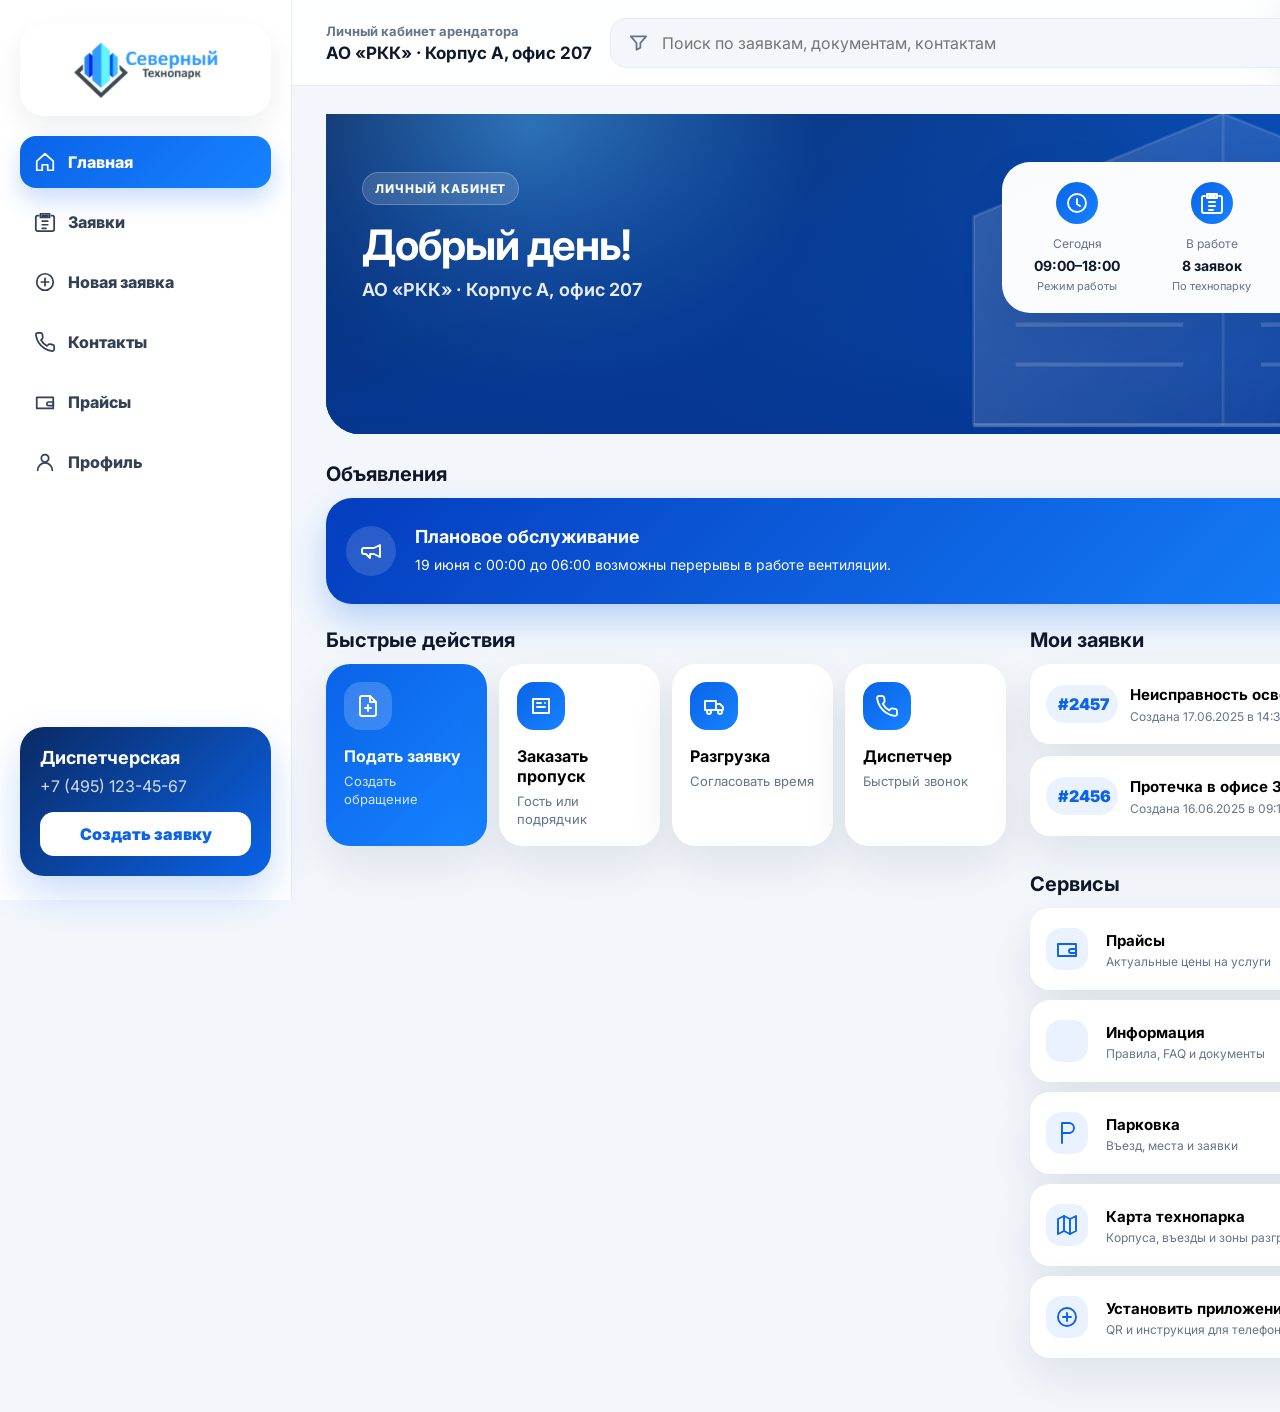
<file: index.html>
<!DOCTYPE html>
<html lang="ru">
<head>
  <meta charset="UTF-8" />
  <meta name="viewport" content="width=device-width, initial-scale=1.0, viewport-fit=cover" />
  <meta name="theme-color" content="#0A63E8" />
  <meta name="apple-mobile-web-app-capable" content="yes" />
  <meta name="apple-mobile-web-app-title" content="Северный" />
  <title>Северный Технопарк</title>
  <link rel="manifest" href="./manifest.json" />
  <link rel="apple-touch-icon" href="./assets/icon-192.png" />
  <link rel="stylesheet" href="./css/main.css" />
  <link rel="stylesheet" href="./css/components.css" />
  <link rel="stylesheet" href="./css/animations.css" />
</head>
<body>
  <div class="app" id="app">
    <aside class="desktop-sidebar">
      <div class="desktop-brand">
        <img src="./assets/logo.png" alt="Северный Технопарк" />
      </div>
      <nav class="desktop-menu">
        <button class="active" data-screen="home" onclick="navigateTo('home')"><svg><use href="#home-icon"/></svg>Главная</button>
        <button data-screen="tickets" onclick="navigateTo('tickets')"><svg><use href="#task"/></svg>Заявки</button>
        <button data-screen="request" onclick="navigateTo('request')"><svg><use href="#plus-circle"/></svg>Новая заявка</button>
        <button data-screen="contacts" onclick="navigateTo('contacts')"><svg><use href="#phone"/></svg>Контакты</button>
        <button data-screen="prices" onclick="navigateTo('prices')"><svg><use href="#wallet"/></svg>Прайсы</button>
        <button data-screen="info" onclick="navigateTo('info')"><svg><use href="#profile"/></svg>Профиль</button>
      </nav>
      <div class="desktop-support">
        <b>Диспетчерская</b>
        <p>+7 (495) 123-45-67</p>
        <button onclick="navigateTo('request')">Создать заявку</button>
      </div>
    </aside>

    <header class="desktop-topbar">
      <div class="desktop-title">
        <span>Личный кабинет арендатора</span>
        <b> АО «РКК» · Корпус А, офис 207</b>
      </div>
      <div class="desktop-search">
        <svg><use href="#filter"/></svg>
        <input placeholder="Поиск по заявкам, документам, контактам" />
      </div>
      <button class="desktop-notify" onclick="showToast('Уведомления будут работать после подключения backend')">
        <svg><use href="#bell"/></svg><span>3</span>
      </button>
    </header>

    <section class="splash" id="splash">
      <div class="splash-card">
        <img src="./assets/logo.png" alt="Северный Технопарк" />
        <h1>Северный Технопарк</h1>
        <p>Сервис арендаторов</p>
      </div>
    </section>

    <section id="home" class="screen active">
      <div class="hero hero-premium">
        <div class="hero-bg"></div>
        <img class="hero-building" src="./assets/images/techpark-bg.svg" alt="" />
        <header class="hero-top">
          <img class="brand-logo" src="./assets/logo.png" alt="Северный Технопарк" />
          <button class="icon-button glass" onclick="showToast('Уведомления будут работать после подключения backend')">
            <svg><use href="#bell"/></svg><span class="badge">3</span>
          </button>
        </header>

        <div class="greeting">
          <span class="eyebrow">Личный кабинет</span>
          <h1>Добрый день!</h1>
          <p>АО «РКК» · Корпус А, офис 207</p>
        </div>

        <div class="dashboard-stats glass-panel">
          <div>
            <span class="stat-icon"><svg><use href="#clock"/></svg></span>
            <small>Сегодня</small>
            <b>09:00–18:00</b>
            <p>Режим работы</p>
          </div>
          <div>
            <span class="stat-icon"><svg><use href="#task"/></svg></span>
            <small>В работе</small>
            <b>8 заявок</b>
            <p>По технопарку</p>
          </div>
          <div>
            <span class="stat-icon"><svg><use href="#check"/></svg></span>
            <small>Выполнено</small>
            <b>9 сегодня</b>
            <p>Закрыто</p>
          </div>
        </div>
      </div>

      <main class="home-content">
        <section class="section">
          <div class="section-head">
            <h2>Объявления</h2>
            <button onclick="showToast('Лента объявлений в следующем этапе')">Все</button>
          </div>

          <button class="announcement-card" onclick="showToast('Демо: карточка объявления')">
            <span class="card-icon blue"><svg><use href="#megaphone"/></svg></span>
            <div>
              <b>Плановое обслуживание</b>
              <p>19 июня с 00:00 до 06:00 возможны перерывы в работе вентиляции.</p>
            </div>
            <i>›</i>
          </button>
        </section>

        <section class="section">
          <div class="section-head">
            <h2>Быстрые действия</h2>
          </div>

          <div class="action-grid">
            <button class="action-card primary-action" onclick="navigateTo('request')">
              <span><svg><use href="#file-plus"/></svg></span>
              <b>Подать заявку</b>
              <p>Создать обращение</p>
            </button>
            <button class="action-card" onclick="showToast('Модуль пропусков будет подключен позже')">
              <span><svg><use href="#badge-id"/></svg></span>
              <b>Заказать пропуск</b>
              <p>Гость или подрядчик</p>
            </button>
            <button class="action-card" onclick="showToast('Разгрузочная зона будет подключена позже')">
              <span><svg><use href="#truck"/></svg></span>
              <b>Разгрузка</b>
              <p>Согласовать время</p>
            </button>
            <button class="action-card" onclick="navigateTo('contacts')">
              <span><svg><use href="#phone"/></svg></span>
              <b>Диспетчер</b>
              <p>Быстрый звонок</p>
            </button>
          </div>
        </section>

        <section class="section">
          <div class="section-head">
            <h2>Мои заявки</h2>
            <button onclick="navigateTo('tickets')">Смотреть все</button>
          </div>

          <button class="ticket-preview" onclick="openTicketDetail()">
            <span class="ticket-number">#2457</span>
            <div>
              <b>Неисправность освещения</b>
              <p>Создана 17.06.2025 в 14:32</p>
            </div>
            <em class="status-progress">В работе</em>
          </button>

          <button class="ticket-preview" onclick="openTicketDetail()">
            <span class="ticket-number">#2456</span>
            <div>
              <b>Протечка в офисе 302</b>
              <p>Создана 16.06.2025 в 09:15</p>
            </div>
            <em class="status-done">Выполнено</em>
          </button>
        </section>

        <section class="section">
          <div class="section-head"><h2>Сервисы</h2></div>
          <div class="service-list">
            <button onclick="navigateTo('prices')"><span><svg><use href="#wallet"/></svg></span><div><b>Прайсы</b><p>Актуальные цены на услуги</p></div><i>›</i></button>
            <button onclick="navigateTo('info')"><span><svg><use href="#info"/></svg></span><div><b>Информация</b><p>Правила, FAQ и документы</p></div><i>›</i></button>
            <button onclick="showToast('Парковка будет подключена позже')"><span><svg><use href="#parking"/></svg></span><div><b>Парковка</b><p>Въезд, места и заявки</p></div><i>›</i></button>
            <button onclick="showToast('Карта технопарка в следующем этапе')"><span><svg><use href="#map"/></svg></span><div><b>Карта технопарка</b><p>Корпуса, въезды и зоны разгрузки</p></div><i>›</i></button>
            <button onclick="location.href='./install.html'"><span><svg><use href="#plus-circle"/></svg></span><div><b>Установить приложение</b><p>QR и инструкция для телефона</p></div><i>›</i></button>
          </div>
        </section>
      </main>
    </section>

    <section id="request" class="screen">
      <header class="page-header">
        <button onclick="navigateTo('home')" class="back-button">‹</button>
        <h2>Новая заявка</h2>
        <span></span>
      </header>

      <main class="page-content">
        <div class="request-types">
          <button class="selected"><svg><use href="#bolt"/></svg><b>Электрика</b></button>
          <button><svg><use href="#water"/></svg><b>Сантехника</b></button>
          <button><svg><use href="#snow"/></svg><b>Кондиционер</b></button>
          <button><svg><use href="#badge-id"/></svg><b>Пропуск</b></button>
          <button><svg><use href="#truck"/></svg><b>Разгрузка</b></button>
          <button><svg><use href="#tool"/></svg><b>Другое</b></button>
        </div>

        <form class="form-card" onsubmit="submitRequest(event)">
          <label>Помещение / офис</label>
          <input placeholder="Например: корпус А, офис 214" />

          <label>Описание проблемы</label>
          <textarea placeholder="Опишите проблему или просьбу"></textarea>

          <label>Фото <small>(необязательно)</small></label>
          <button type="button" class="attach-button"><svg><use href="#camera"/></svg>Прикрепить фото</button>

          <button class="primary-button" type="submit">Отправить заявку</button>
        </form>
      </main>
    </section>

    <section id="tickets" class="screen">
      <header class="page-header">
        <button onclick="navigateTo('home')" class="back-button">‹</button>
        <h2>Мои заявки</h2>
        <button class="header-action" onclick="showToast('Фильтр в демо-режиме')"><svg><use href="#filter"/></svg></button>
      </header>

      <main class="page-content">
        <div class="segmented">
          <button class="active">Все</button>
          <button>В работе</button>
          <button>Выполнено</button>
          <button>Новые</button>
        </div>

        <div class="ticket-list">
          <article class="ticket-card" onclick="openTicketDetail()"><span>#2457</span><div><b>Неисправность освещения</b><p>17.06.2025 в 14:32</p></div><em class="status-progress">В работе</em><i>›</i></article>
          <article class="ticket-card" onclick="openTicketDetail()"><span>#2456</span><div><b>Протечка в офисе 302</b><p>16.06.2025 в 09:15</p></div><em class="status-done">Выполнено</em><i>›</i></article>
          <article class="ticket-card" onclick="openTicketDetail()"><span>#2455</span><div><b>Проблема с кондиционером</b><p>15.06.2025 в 16:45</p></div><em class="status-progress">В работе</em><i>›</i></article>
          <article class="ticket-card" onclick="openTicketDetail()"><span>#2454</span><div><b>Запрос на доп. пропуск</b><p>14.06.2025 в 11:20</p></div><em class="status-new">Новая</em><i>›</i></article>
        </div>
      </main>
    </section>

    <section id="ticket-detail" class="screen">
      <header class="page-header">
        <button onclick="navigateTo('tickets')" class="back-button">‹</button>
        <h2>Заявка #2457</h2>
        <button class="header-action" onclick="showToast('Дополнительные действия')">⋯</button>
      </header>

      <main class="page-content">
        <article class="detail-card">
          <div class="detail-top"><em class="status-progress">В работе</em><small>17.06.2025 в 14:32</small></div>
          <h3>Неисправность освещения</h3>
          <p class="muted">Офис 305, 3 этаж</p>
          <hr>
          <h4>Описание</h4>
          <p>Мерцает светильник над рабочим местом. Просьба заменить лампу.</p>

          <div class="timeline">
            <div><span></span><b>Заявка создана</b><p>17.06.2025 · 14:32</p></div>
            <div><span></span><b>Назначен ответственный</b><p>Алексей Петров · 14:50</p></div>
            <div><span></span><b>В работе</b><p>Специалист выехал на место · 15:10</p></div>
          </div>
        </article>

        <button class="primary-button" onclick="showToast('Чат подключим после backend')">Написать в поддержку</button>
      </main>
    </section>

    <section id="contacts" class="screen">
      <header class="page-header">
        <button onclick="navigateTo('home')" class="back-button">‹</button>
        <h2>Контакты</h2>
        <span></span>
      </header>
      <main class="page-content">
        <a class="contact-card" href="tel:+74951234567"><span><svg><use href="#phone"/></svg></span><div><b>Диспетчерская служба</b><p>+7 (495) 123-45-67</p></div><i>Позвонить</i></a>
        <a class="contact-card" href="tel:+74951234568"><span><svg><use href="#tool"/></svg></span><div><b>Отдел эксплуатации</b><p>+7 (495) 123-45-68</p></div><i>Позвонить</i></a>
        <a class="contact-card" href="tel:+74951234569"><span><svg><use href="#badge-id"/></svg></span><div><b>Отдел пропусков</b><p>+7 (495) 123-45-69</p></div><i>Позвонить</i></a>
        <a class="contact-card" href="tel:+74951234571"><span><svg><use href="#shield"/></svg></span><div><b>Охрана</b><p>+7 (495) 123-45-71</p></div><i>Позвонить</i></a>
      </main>
    </section>

    <section id="prices" class="screen">
      <header class="page-header">
        <button onclick="navigateTo('home')" class="back-button">‹</button>
        <h2>Прайсы</h2>
        <span></span>
      </header>
      <main class="page-content">
        <div class="price-card"><span><svg><use href="#badge-id"/></svg></span><b>Дополнительный пропуск</b><strong>500 ₽</strong></div>
        <div class="price-card"><span><svg><use href="#truck"/></svg></span><b>Погрузчик / 1 час</b><strong>2 500 ₽</strong></div>
        <div class="price-card"><span><svg><use href="#bolt"/></svg></span><b>Электромонтажные работы</b><strong>от 1 500 ₽</strong></div>
        <div class="price-card"><span><svg><use href="#map"/></svg></span><b>Разгрузочная зона</b><strong>по согласованию</strong></div>
      </main>
    </section>

    <section id="info" class="screen">
      <header class="page-header">
        <button onclick="navigateTo('home')" class="back-button">‹</button>
        <h2>Профиль</h2>
        <span></span>
      </header>
      <main class="page-content">
        <div class="profile-card">
          <img src="./assets/logo.png" alt="Северный" />
          <h3>ООО «РКК»</h3>
          <p>Корпус А · офис 214</p>
        </div>

        <div class="info-list">
          <button><span><svg><use href="#document"/></svg></span><b>Документы</b><i>›</i></button>
          <button><span><svg><use href="#info"/></svg></span><b>Правила технопарка</b><i>›</i></button>
          <button><span><svg><use href="#help"/></svg></span><b>Частые вопросы</b><i>›</i></button>
          <button><span><svg><use href="#settings"/></svg></span><b>Настройки</b><i>›</i></button>
        </div>
      </main>
    </section>

    <nav class="tabbar">
      <button class="active" data-screen="home" onclick="navigateTo('home')"><svg><use href="#home-icon"/></svg><span>Главная</span></button>
      <button data-screen="tickets" onclick="navigateTo('tickets')"><svg><use href="#task"/></svg><span>Заявки</span></button>
      <button data-screen="request" onclick="navigateTo('request')"><svg><use href="#plus-circle"/></svg><span>Создать</span></button>
      <button data-screen="contacts" onclick="navigateTo('contacts')"><svg><use href="#phone"/></svg><span>Контакты</span></button>
      <button data-screen="info" onclick="navigateTo('info')"><svg><use href="#profile"/></svg><span>Профиль</span></button>
    </nav>

    <div id="toast"></div>

    <svg class="sprite" aria-hidden="true">
      <symbol id="bell" viewBox="0 0 24 24"><path d="M15 17H9m9-2V10a6 6 0 0 0-12 0v5l-2 2h16l-2-2Zm-6 6a2.5 2.5 0 0 0 2.3-1.5H9.7A2.5 2.5 0 0 0 12 21Z"/></symbol>
      <symbol id="clock" viewBox="0 0 24 24"><path d="M12 8v5l3 2M21 12A9 9 0 1 1 3 12a9 9 0 0 1 18 0Z"/></symbol>
      <symbol id="task" viewBox="0 0 24 24"><path d="M9 5h6M9 11h6M9 15h6M9 19h4M7 3h10v4H7V3Z"/><path d="M5 5H4a2 2 0 0 0-2 2v13a2 2 0 0 0 2 2h16a2 2 0 0 0 2-2V7a2 2 0 0 0-2-2h-1"/></symbol>
      <symbol id="check" viewBox="0 0 24 24"><path d="M20 6 9 17l-5-5"/></symbol>
      <symbol id="megaphone" viewBox="0 0 24 24"><path d="M3 11v2a2 2 0 0 0 2 2h2l4 4v-4h4l6 3V6l-6 3H5a2 2 0 0 0-2 2Z"/></symbol>
      <symbol id="file-plus" viewBox="0 0 24 24"><path d="M14 2H6a2 2 0 0 0-2 2v16a2 2 0 0 0 2 2h12a2 2 0 0 0 2-2V8l-6-6Z"/><path d="M14 2v6h6M12 11v6M9 14h6"/></symbol>
      <symbol id="badge-id" viewBox="0 0 24 24"><path d="M4 5h16v14H4V5Z"/><path d="M8 9h4M8 13h8M16 9h.01"/></symbol>
      <symbol id="truck" viewBox="0 0 24 24"><path d="M3 7h11v9H3V7Zm11 3h4l3 3v3h-7v-6Z"/><path d="M7 20a2 2 0 1 0 0-4 2 2 0 0 0 0 4Zm11 0a2 2 0 1 0 0-4 2 2 0 0 0 0 4Z"/></symbol>
      <symbol id="phone" viewBox="0 0 24 24"><path d="M22 16.9v3a2 2 0 0 1-2.2 2 19.7 19.7 0 0 1-8.6-3.1 19.4 19.4 0 0 1-6-6A19.7 19.7 0 0 1 2.1 4.2 2 2 0 0 1 4.1 2h3a2 2 0 0 1 2 1.7l.5 3a2 2 0 0 1-.6 1.8L7.7 9.8a16 16 0 0 0 6.5 6.5l1.3-1.3a2 2 0 0 1 1.8-.6l3 .5a2 2 0 0 1 1.7 2Z"/></symbol>
      <symbol id="wallet" viewBox="0 0 24 24"><path d="M3 7h18v12H3V7Z"/><path d="M16 12h5v4h-5a2 2 0 0 1 0-4Z"/></symbol>
      <symbol id="info" viewBox="0 0 24 24"><path d="M12 16v-4M12 8h.01M21 12a9 9 0 1 1-18 0 9 9 0 0 1 18 0Z"/></symbol>
      <symbol id="parking" viewBox="0 0 24 24"><path d="M7 22V2h7a5 5 0 0 1 0 10H7"/><path d="M7 12h7"/></symbol>
      <symbol id="map" viewBox="0 0 24 24"><path d="m9 18-6 3V6l6-3 6 3 6-3v15l-6 3-6-3Z"/><path d="M9 3v15M15 6v15"/></symbol>
      <symbol id="bolt" viewBox="0 0 24 24"><path d="m13 2-9 13h7l-1 7 10-14h-7l1-6Z"/></symbol>
      <symbol id="water" viewBox="0 0 24 24"><path d="M12 2s7 7 7 13a7 7 0 0 1-14 0C5 9 12 2 12 2Z"/></symbol>
      <symbol id="snow" viewBox="0 0 24 24"><path d="M12 2v20M4.9 4.9l14.2 14.2M2 12h20M4.9 19.1 19.1 4.9"/></symbol>
      <symbol id="tool" viewBox="0 0 24 24"><path d="M14.7 6.3a4 4 0 0 0-5 5L3 18v3h3l6.7-6.7a4 4 0 0 0 5-5l-2.4 2.4-3-3 2.4-2.4Z"/></symbol>
      <symbol id="camera" viewBox="0 0 24 24"><path d="M4 7h4l2-3h4l2 3h4v13H4V7Z"/><circle cx="12" cy="13" r="3"/></symbol>
      <symbol id="filter" viewBox="0 0 24 24"><path d="M4 5h16l-6 7v5l-4 2v-7L4 5Z"/></symbol>
      <symbol id="shield" viewBox="0 0 24 24"><path d="M12 22s8-4 8-10V5l-8-3-8 3v7c0 6 8 10 8 10Z"/></symbol>
      <symbol id="document" viewBox="0 0 24 24"><path d="M14 2H6a2 2 0 0 0-2 2v16a2 2 0 0 0 2 2h12a2 2 0 0 0 2-2V8l-6-6Z"/><path d="M14 2v6h6M8 13h8M8 17h6"/></symbol>
      <symbol id="help" viewBox="0 0 24 24"><path d="M9.1 9a3 3 0 1 1 5.8 1c-.8 1.3-2.9 1.7-2.9 3M12 17h.01M21 12a9 9 0 1 1-18 0 9 9 0 0 1 18 0Z"/></symbol>
      <symbol id="settings" viewBox="0 0 24 24"><path d="M12 15a3 3 0 1 0 0-6 3 3 0 0 0 0 6Z"/><path d="M19.4 15a1.7 1.7 0 0 0 .3 1.8l.1.1-2 3.5-.2-.1a1.7 1.7 0 0 0-1.8.1 1.7 1.7 0 0 0-.8 1.5V22H9v-.2a1.7 1.7 0 0 0-.8-1.5 1.7 1.7 0 0 0-1.8-.1l-.2.1-2-3.5.1-.1a1.7 1.7 0 0 0 .3-1.8 1.7 1.7 0 0 0-1.4-1H3v-4h.2a1.7 1.7 0 0 0 1.4-1 1.7 1.7 0 0 0-.3-1.8l-.1-.1 2-3.5.2.1a1.7 1.7 0 0 0 1.8-.1A1.7 1.7 0 0 0 9 2.2V2h6v.2a1.7 1.7 0 0 0 .8 1.5 1.7 1.7 0 0 0 1.8.1l.2-.1 2 3.5-.1.1a1.7 1.7 0 0 0-.3 1.8 1.7 1.7 0 0 0 1.4 1h.2v4h-.2a1.7 1.7 0 0 0-1.4 1Z"/></symbol>
      <symbol id="home-icon" viewBox="0 0 24 24"><path d="M3 11 12 3l9 8v10h-6v-6H9v6H3V11Z"/></symbol>
      <symbol id="plus-circle" viewBox="0 0 24 24"><path d="M12 8v8M8 12h8M21 12a9 9 0 1 1-18 0 9 9 0 0 1 18 0Z"/></symbol>
      <symbol id="profile" viewBox="0 0 24 24"><path d="M12 12a4 4 0 1 0 0-8 4 4 0 0 0 0 8Z"/><path d="M4 21a8 8 0 0 1 16 0"/></symbol>
    </svg>

    <script src="./js/navigation.js"></script>
    <script src="./js/ui.js"></script>
    <script src="./js/app.js"></script>
  </div>
</body>
</html>
</file>
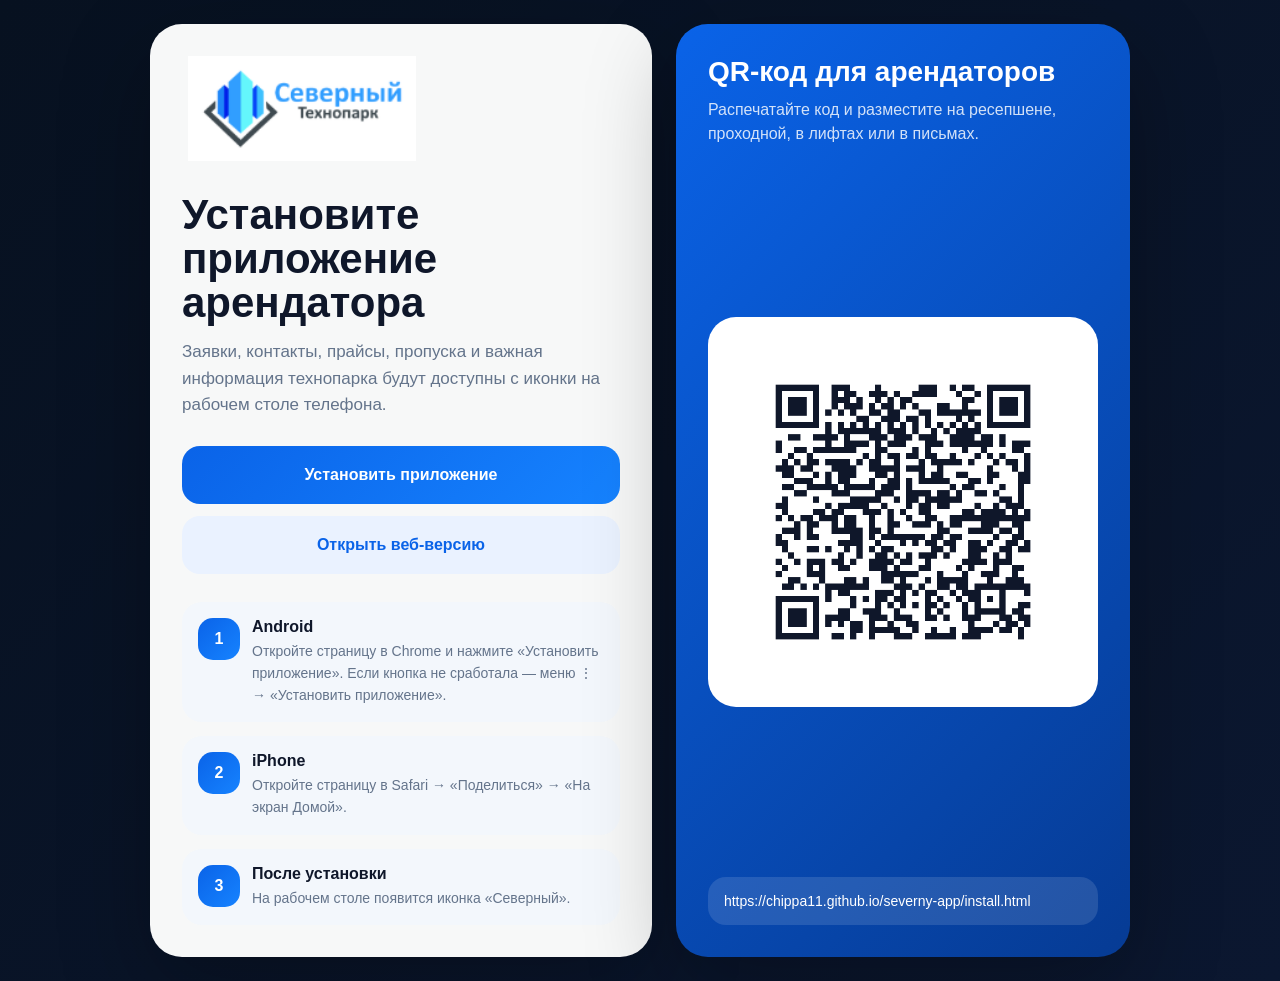
<file: install.html>
<!DOCTYPE html>
<html lang="ru"><head><meta charset="UTF-8"><meta name="viewport" content="width=device-width,initial-scale=1.0,viewport-fit=cover"><meta name="theme-color" content="#0A63E8"><meta name="apple-mobile-web-app-capable" content="yes"><meta name="apple-mobile-web-app-title" content="Северный"><title>Установка приложения — Северный Технопарк</title><link rel="manifest" href="./manifest.json"><link rel="apple-touch-icon" href="./assets/icon-192.png"><link rel="stylesheet" href="./css/main.css"><link rel="stylesheet" href="./css/install.css"></head>
<body class="install-page"><div class="install-shell">
<section class="install-card"><img class="install-logo" src="./assets/logo.png" alt="Северный Технопарк"><h1>Установите приложение арендатора</h1><p>Заявки, контакты, прайсы, пропуска и важная информация технопарка будут доступны с иконки на рабочем столе телефона.</p><div class="install-actions"><button class="install-primary" onclick="installApp()">Установить приложение</button><a class="install-secondary" href="./index.html">Открыть веб-версию</a></div><div class="install-steps"><div class="install-step"><span>1</span><div><b>Android</b><p>Откройте страницу в Chrome и нажмите «Установить приложение». Если кнопка не сработала — меню ⋮ → «Установить приложение».</p></div></div><div class="install-step"><span>2</span><div><b>iPhone</b><p>Откройте страницу в Safari → «Поделиться» → «На экран Домой».</p></div></div><div class="install-step"><span>3</span><div><b>После установки</b><p>На рабочем столе появится иконка «Северный».</p></div></div></div></section>
<section class="qr-card"><div><h2>QR-код для арендаторов</h2><p>Распечатайте код и разместите на ресепшене, проходной, в лифтах или в письмах.</p></div><div class="qr-box"><img src="./assets/qr-install.png" alt="QR-код установки"></div><div class="qr-link">https://chippa11.github.io/severny-app/install.html</div></section>
</div><div class="install-toast" id="install-toast"></div><script src="./js/install.js"></script></body></html>
</file>
<file: css/main.css>
@import url('https://fonts.googleapis.com/css2?family=Inter:wght@400;500;600;700;800;900&display=swap');

:root{
  --blue:#0A63E8;
  --blue-2:#1683FF;
  --blue-dark:#063B94;
  --text:#0F172A;
  --muted:#64748B;
  --bg:#F3F7FC;
  --card:#FFFFFF;
  --line:#E5ECF5;
  --shadow:0 18px 46px rgba(15,23,42,.09);
  --radius:24px;
}

*{box-sizing:border-box;-webkit-tap-highlight-color:transparent}
html,body{margin:0;min-height:100%}
body{
  background:#071120;
  font-family:Inter,-apple-system,BlinkMacSystemFont,"Segoe UI",Arial,sans-serif;
  color:var(--text);
}

button,input,select,textarea{font:inherit}
button{cursor:pointer}
svg{width:24px;height:24px;fill:none;stroke:currentColor;stroke-width:1.9;stroke-linecap:round;stroke-linejoin:round}
.sprite{display:none}

.app{
  width:100%;
  max-width:430px;
  min-height:100vh;
  margin:0 auto;
  background:var(--bg);
  position:relative;
  overflow:hidden;
  box-shadow:0 30px 90px rgba(15,23,42,.25);
}

.screen{
  display:none;
  min-height:100vh;
  padding-bottom:86px;
}
.screen.active{
  display:block;
  animation:screenIn .2s ease;
}

@media(min-width:700px){
  body{padding:28px}
  .app{min-height:940px;border-radius:44px}
}
</file>
<file: css/components.css>
.splash{
  position:fixed;
  z-index:100;
  inset:0;
  background:#fff;
  display:grid;
  place-items:center;
  transition:.45s ease;
}
.splash.hide{
  opacity:0;
  pointer-events:none;
}
.splash-card{
  display:flex;
  flex-direction:column;
  align-items:center;
  gap:10px;
  animation:splashPop .65s ease both;
}
.splash-card img{
  width:230px;
  max-height:120px;
  object-fit:contain;
}
.splash-card h1{
  margin:8px 0 0;
  font-size:23px;
}
.splash-card p{
  margin:0;
  color:var(--muted);
  font-weight:600;
}

.hero{
  position:relative;
  height:475px;
  color:#fff;
  overflow:hidden;
  border-bottom-left-radius:36px;
  border-bottom-right-radius:36px;
  background:#0A2A64;
}
.hero-bg{
  position:absolute;
  inset:0;
  background:
    linear-gradient(180deg,rgba(4,15,39,.06),rgba(5,54,145,.92)),
    radial-gradient(circle at 18% 5%,rgba(80,180,255,.55),transparent 30%),
    linear-gradient(135deg,#0A2A64,#0A63E8);
}
.hero-building{
  position:absolute;
  right:-245px;
  bottom:18px;
  width:640px;
  opacity:.68;
}
.hero-top{
  position:relative;
  z-index:2;
  display:flex;
  justify-content:space-between;
  align-items:center;
  padding:30px 24px 0;
}
.brand-logo{
  width:210px;
  max-height:82px;
  object-fit:contain;
  background:rgba(255,255,255,.96);
  border-radius:22px;
  padding:9px 12px;
  box-shadow:0 18px 35px rgba(0,0,0,.14);
}

.icon-button{
  width:56px;
  height:56px;
  border:0;
  border-radius:20px;
  display:grid;
  place-items:center;
  position:relative;
}
.glass{
  color:#fff;
  border:1px solid rgba(255,255,255,.28);
  background:rgba(255,255,255,.14);
  backdrop-filter:blur(14px);
}
.badge{
  position:absolute;
  right:-3px;
  top:-5px;
  min-width:22px;
  height:22px;
  border-radius:999px;
  background:var(--blue-2);
  color:#fff;
  font-size:12px;
  font-weight:900;
  display:grid;
  place-items:center;
}
.greeting{
  position:relative;
  z-index:2;
  padding:74px 24px 0;
}
.eyebrow{
  display:inline-flex;
  background:rgba(255,255,255,.15);
  border:1px solid rgba(255,255,255,.22);
  padding:8px 12px;
  border-radius:999px;
  font-size:12px;
  font-weight:800;
  text-transform:uppercase;
  letter-spacing:.08em;
}
.greeting h1{
  margin:18px 0 10px;
  font-size:36px;
  line-height:1.04;
  letter-spacing:-1px;
}
.greeting p{
  margin:0;
  max-width:300px;
  font-size:17px;
  line-height:1.4;
  font-weight:650;
  color:rgba(255,255,255,.9);
}

.dashboard-stats{
  position:absolute;
  z-index:5;
  left:18px;
  right:18px;
  bottom:-58px;
  min-height:132px;
  border-radius:28px;
  display:grid;
  grid-template-columns:repeat(3,1fr);
  gap:8px;
  padding:20px 12px;
}
.glass-panel{
  color:var(--text);
  background:rgba(255,255,255,.98);
  box-shadow:var(--shadow);
}
.dashboard-stats div{
  text-align:center;
}
.stat-icon{
  width:42px;
  height:42px;
  margin:0 auto 8px;
  border-radius:50%;
  display:grid;
  place-items:center;
  color:#fff;
  background:linear-gradient(135deg,var(--blue),var(--blue-2));
}
.dashboard-stats small{
  color:var(--muted);
  font-size:12px;
}
.dashboard-stats b{
  display:block;
  font-size:14px;
  margin:5px 0;
}
.dashboard-stats p{
  margin:0;
  color:var(--muted);
  font-size:11px;
}

.home-content{
  padding:78px 18px 98px;
}
.section{
  margin-bottom:26px;
}
.section-head{
  display:flex;
  align-items:center;
  justify-content:space-between;
  margin-bottom:12px;
}
.section-head h2{
  margin:0;
  font-size:20px;
}
.section-head button{
  border:0;
  background:transparent;
  color:var(--blue);
  font-weight:800;
}

.announcement-card{
  width:100%;
  min-height:128px;
  border:0;
  border-radius:26px;
  background:linear-gradient(135deg,#043DBE,#1683FF);
  color:white;
  padding:20px;
  display:grid;
  grid-template-columns:54px 1fr 22px;
  gap:15px;
  align-items:center;
  text-align:left;
  box-shadow:0 16px 35px rgba(10,99,232,.26);
}
.card-icon{
  width:50px;
  height:50px;
  border-radius:50%;
  display:grid;
  place-items:center;
}
.card-icon.blue{
  background:rgba(255,255,255,.14);
}
.announcement-card b{
  font-size:18px;
}
.announcement-card p{
  margin:8px 0 0;
  font-size:14px;
  line-height:1.45;
}
.announcement-card i{
  font-style:normal;
  font-size:34px;
}

.action-grid{
  display:grid;
  grid-template-columns:1fr 1fr;
  gap:12px;
}
.action-card{
  min-height:128px;
  border:0;
  border-radius:24px;
  background:#fff;
  padding:18px;
  box-shadow:var(--shadow);
  display:flex;
  flex-direction:column;
  align-items:flex-start;
  text-align:left;
}
.action-card span{
  width:48px;
  height:48px;
  border-radius:17px;
  display:grid;
  place-items:center;
  color:#fff;
  background:linear-gradient(135deg,var(--blue),var(--blue-2));
  margin-bottom:16px;
}
.action-card b{
  font-size:16px;
  margin-bottom:7px;
}
.action-card p{
  margin:0;
  color:var(--muted);
  font-size:13px;
  line-height:1.35;
}
.primary-action{
  background:linear-gradient(135deg,var(--blue),var(--blue-2));
  color:#fff;
}
.primary-action span{
  background:rgba(255,255,255,.18);
}
.primary-action p{
  color:rgba(255,255,255,.82);
}

.ticket-preview{
  width:100%;
  min-height:80px;
  border:0;
  border-radius:20px;
  background:#fff;
  box-shadow:var(--shadow);
  padding:14px 16px;
  display:grid;
  grid-template-columns:72px 1fr auto;
  gap:12px;
  align-items:center;
  margin-bottom:12px;
  text-align:left;
}
.ticket-number{
  background:#EAF2FF;
  color:var(--blue);
  font-weight:900;
  border-radius:999px;
  padding:9px 12px;
  text-align:center;
}
.ticket-preview b{
  font-size:15px;
}
.ticket-preview p{
  margin:5px 0 0;
  color:var(--muted);
  font-size:12px;
}
.status-progress,.status-done,.status-new{
  font-style:normal;
  border-radius:999px;
  padding:7px 11px;
  font-size:12px;
  font-weight:800;
  white-space:nowrap;
}
.status-progress{background:#FFF0D9;color:#F97316}
.status-done{background:#DCFCE7;color:#16A34A}
.status-new{background:#DBEAFE;color:#0B6CFF}

.service-list{
  display:grid;
  gap:10px;
}
.service-list button{
  border:0;
  background:#fff;
  border-radius:20px;
  min-height:74px;
  box-shadow:var(--shadow);
  display:grid;
  grid-template-columns:48px 1fr 18px;
  gap:12px;
  align-items:center;
  padding:14px 16px;
  text-align:left;
}
.service-list span{
  width:42px;
  height:42px;
  border-radius:15px;
  display:grid;
  place-items:center;
  color:var(--blue);
  background:#EAF2FF;
}
.service-list b{
  font-size:15px;
}
.service-list p{
  margin:4px 0 0;
  color:var(--muted);
  font-size:12px;
}
.service-list i{
  color:#7C8799;
  font-style:normal;
  font-size:24px;
}

.page-header{
  height:120px;
  background:linear-gradient(135deg,var(--blue),#0047D8);
  color:#fff;
  display:grid;
  grid-template-columns:52px 1fr 52px;
  align-items:center;
  padding:34px 16px 12px;
  border-bottom-left-radius:26px;
  border-bottom-right-radius:26px;
}
.page-header h2{
  text-align:center;
  font-size:18px;
  margin:0;
}
.back-button,.header-action{
  border:0;
  width:44px;
  height:44px;
  border-radius:16px;
  color:#fff;
  background:rgba(255,255,255,.13);
  display:grid;
  place-items:center;
}
.back-button{
  font-size:34px;
  line-height:1;
}

.page-content{
  padding:18px 18px 98px;
}

.tabbar{
  position:fixed;
  left:50%;
  bottom:0;
  transform:translateX(-50%);
  width:100%;
  max-width:430px;
  height:78px;
  background:rgba(255,255,255,.97);
  backdrop-filter:blur(18px);
  border-top:1px solid #E8EDF5;
  display:grid;
  grid-template-columns:repeat(5,1fr);
  padding:8px 8px calc(8px + env(safe-area-inset-bottom));
  z-index:20;
}
.tabbar button{
  border:0;
  background:transparent;
  color:#64748B;
  display:flex;
  flex-direction:column;
  align-items:center;
  justify-content:center;
  gap:4px;
  font-size:11px;
  font-weight:700;
}
.tabbar svg{
  width:23px;
  height:23px;
}
.tabbar .active{
  color:var(--blue);
}

#toast{
  position:fixed;
  left:50%;
  bottom:92px;
  transform:translateX(-50%) translateY(50px);
  max-width:360px;
  background:#0F172A;
  color:white;
  padding:13px 16px;
  border-radius:999px;
  opacity:0;
  transition:.22s;
  z-index:30;
  font-size:13px;
}
#toast.show{
  opacity:1;
  transform:translateX(-50%) translateY(0);
}

@media(min-width:700px){
  .tabbar{position:absolute}
}


.request-types{
  display:grid;
  grid-template-columns:1fr 1fr;
  gap:12px;
  margin-bottom:16px;
}
.request-types button{
  min-height:82px;
  border:0;
  border-radius:20px;
  background:#fff;
  box-shadow:var(--shadow);
  display:flex;
  align-items:center;
  gap:12px;
  padding:16px;
  text-align:left;
}
.request-types svg{
  color:var(--blue);
}
.request-types .selected{
  background:linear-gradient(135deg,var(--blue),var(--blue-2));
  color:#fff;
}
.request-types .selected svg{
  color:#fff;
}

.form-card,.detail-card,.profile-card{
  background:#fff;
  border-radius:24px;
  box-shadow:var(--shadow);
  padding:18px;
}
.form-card label{
  display:block;
  font-weight:800;
  font-size:13px;
  margin:16px 0 8px;
}
.form-card label:first-child{margin-top:0}
.form-card small{color:var(--muted);font-weight:500}
.form-card input,.form-card textarea{
  width:100%;
  border:1px solid #D8E0ED;
  border-radius:15px;
  padding:15px;
  outline:0;
  background:#fff;
}
.form-card textarea{
  min-height:110px;
  resize:none;
}
.attach-button{
  width:100%;
  min-height:76px;
  border:1px dashed #C8D2E2;
  border-radius:17px;
  background:#FBFDFF;
  color:var(--text);
  font-weight:800;
  display:flex;
  align-items:center;
  justify-content:center;
  gap:10px;
}
.primary-button{
  width:100%;
  border:0;
  border-radius:15px;
  margin-top:20px;
  padding:16px;
  color:#fff;
  background:linear-gradient(135deg,var(--blue),var(--blue-2));
  font-weight:900;
  box-shadow:0 12px 26px rgba(10,99,232,.24);
}

.segmented{
  background:#fff;
  box-shadow:var(--shadow);
  border-radius:17px;
  padding:6px;
  display:flex;
  gap:6px;
  overflow:auto;
  margin-bottom:16px;
}
.segmented button{
  border:0;
  background:#fff;
  border-radius:12px;
  padding:11px 17px;
  white-space:nowrap;
  font-weight:700;
  color:#334155;
}
.segmented .active{
  background:#EAF2FF;
  color:var(--blue);
}
.ticket-list{
  display:grid;
  gap:12px;
}
.ticket-card{
  background:#fff;
  border-radius:20px;
  box-shadow:var(--shadow);
  min-height:96px;
  padding:17px 14px;
  display:grid;
  grid-template-columns:64px 1fr auto 18px;
  gap:12px;
  align-items:center;
}
.ticket-card span{
  background:#EAF2FF;
  color:var(--blue);
  font-weight:900;
  border-radius:999px;
  padding:9px 12px;
  text-align:center;
}
.ticket-card b{font-size:15px}
.ticket-card p{
  margin:7px 0 0;
  color:var(--muted);
  font-size:12px;
}
.ticket-card i{
  font-style:normal;
  color:#7C8799;
  font-size:24px;
}

.detail-top{
  display:flex;
  justify-content:space-between;
  align-items:center;
}
.detail-top small{
  color:var(--muted);
}
.detail-card h3{
  font-size:22px;
  margin:20px 0 6px;
}
.muted{
  color:var(--muted);
}
.detail-card hr{
  border:0;
  border-top:1px solid var(--line);
  margin:18px 0;
}
.timeline{
  margin-top:18px;
  display:grid;
  gap:0;
}
.timeline div{
  position:relative;
  padding:0 0 18px 30px;
  border-left:2px solid #E5ECF5;
}
.timeline div:last-child{
  border-left-color:transparent;
}
.timeline span{
  position:absolute;
  left:-8px;
  top:0;
  width:14px;
  height:14px;
  border-radius:50%;
  background:var(--blue);
  box-shadow:0 0 0 5px #EAF2FF;
}
.timeline b{
  display:block;
  font-size:14px;
}
.timeline p{
  margin:5px 0 0;
  color:var(--muted);
  font-size:13px;
}

.contact-card,.price-card{
  min-height:80px;
  background:#fff;
  border-radius:20px;
  box-shadow:var(--shadow);
  display:grid;
  grid-template-columns:48px 1fr auto;
  align-items:center;
  gap:12px;
  padding:16px;
  margin-bottom:12px;
  color:var(--text);
  text-decoration:none;
}
.contact-card span,.price-card span,.info-list span{
  width:42px;
  height:42px;
  border-radius:15px;
  display:grid;
  place-items:center;
  background:#EAF2FF;
  color:var(--blue);
}
.contact-card p{
  color:var(--blue);
  margin:5px 0 0;
  font-size:13px;
  font-weight:700;
}
.contact-card i{
  font-style:normal;
  color:var(--blue);
  font-size:12px;
  font-weight:800;
}
.price-card strong{
  font-size:13px;
  text-align:right;
}

.profile-card{
  text-align:center;
  margin-bottom:16px;
}
.profile-card img{
  width:210px;
  max-height:100px;
  object-fit:contain;
}
.profile-card h3{
  margin:14px 0 4px;
}
.profile-card p{
  margin:0;
  color:var(--muted);
}
.info-list{
  background:#fff;
  border-radius:22px;
  box-shadow:var(--shadow);
  overflow:hidden;
}
.info-list button{
  width:100%;
  border:0;
  background:#fff;
  min-height:68px;
  display:grid;
  grid-template-columns:48px 1fr 18px;
  gap:12px;
  align-items:center;
  padding:14px 16px;
  text-align:left;
  border-bottom:1px solid var(--line);
}
.info-list button:last-child{border-bottom:0}
.info-list b{
  font-size:15px;
}
.info-list i{
  font-style:normal;
  color:#7C8799;
  font-size:24px;
}



/* ===== Desktop responsive layout v5.1 ===== */
.desktop-sidebar,
.desktop-topbar{
  display:none;
}

@media(min-width:960px){
  body{
    padding:0;
    background:
      radial-gradient(circle at top left, rgba(22,131,255,.22), transparent 35%),
      linear-gradient(135deg,#071120,#0B1730);
  }

  .app{
    max-width:none;
    width:100%;
    min-height:100vh;
    border-radius:0;
    box-shadow:none;
    display:grid;
    grid-template-columns:292px 1fr;
    grid-template-rows:86px 1fr;
    overflow:visible;
  }

  .desktop-sidebar{
    display:flex;
    grid-column:1;
    grid-row:1 / span 2;
    flex-direction:column;
    gap:20px;
    background:rgba(255,255,255,.98);
    border-right:1px solid var(--line);
    padding:24px 20px;
    position:sticky;
    top:0;
    height:100vh;
    z-index:40;
  }

  .desktop-brand{
    height:92px;
    border-radius:24px;
    display:flex;
    align-items:center;
    justify-content:center;
    background:#fff;
    box-shadow:0 12px 28px rgba(15,23,42,.07);
    padding:12px;
  }

  .desktop-brand img{
    width:210px;
    max-height:76px;
    object-fit:contain;
  }

  .desktop-menu{
    display:grid;
    gap:8px;
  }

  .desktop-menu button{
    border:0;
    min-height:52px;
    border-radius:16px;
    background:transparent;
    color:#334155;
    display:flex;
    align-items:center;
    gap:12px;
    padding:0 14px;
    font-weight:800;
    text-align:left;
  }

  .desktop-menu button svg{
    width:22px;
    height:22px;
  }

  .desktop-menu button.active{
    background:linear-gradient(135deg,var(--blue),var(--blue-2));
    color:#fff;
    box-shadow:0 12px 24px rgba(10,99,232,.22);
  }

  .desktop-support{
    margin-top:auto;
    background:linear-gradient(135deg,#0A2A64,#0A63E8);
    color:#fff;
    border-radius:24px;
    padding:20px;
    box-shadow:0 18px 40px rgba(10,99,232,.22);
  }

  .desktop-support b{
    display:block;
    font-size:18px;
  }

  .desktop-support p{
    margin:8px 0 16px;
    color:rgba(255,255,255,.82);
  }

  .desktop-support button{
    width:100%;
    border:0;
    border-radius:14px;
    min-height:44px;
    background:#fff;
    color:var(--blue);
    font-weight:900;
  }

  .desktop-topbar{
    display:flex;
    grid-column:2;
    grid-row:1;
    align-items:center;
    gap:18px;
    padding:18px 34px;
    background:rgba(255,255,255,.92);
    backdrop-filter:blur(18px);
    border-bottom:1px solid var(--line);
    position:sticky;
    top:0;
    z-index:35;
  }

  .desktop-title{
    min-width:260px;
  }

  .desktop-topbar span{
    display:block;
    color:var(--muted);
    font-size:13px;
    font-weight:700;
  }

  .desktop-topbar b{
    display:block;
    margin-top:4px;
    font-size:17px;
  }

  .desktop-search{
    flex:1;
    height:50px;
    border-radius:16px;
    background:#F3F7FC;
    border:1px solid var(--line);
    display:flex;
    align-items:center;
    gap:10px;
    padding:0 16px;
    color:var(--muted);
  }

  .desktop-search input{
    width:100%;
    border:0;
    outline:0;
    background:transparent;
    color:var(--text);
  }

  .desktop-notify{
    width:50px;
    height:50px;
    border:0;
    border-radius:17px;
    background:#EAF2FF;
    color:var(--blue);
    display:grid;
    place-items:center;
    position:relative;
  }

  .desktop-notify span{
    position:absolute;
    right:-4px;
    top:-5px;
    min-width:21px;
    height:21px;
    border-radius:999px;
    background:var(--blue);
    color:#fff;
    font-size:12px;
    font-weight:900;
    display:grid;
    place-items:center;
  }

  .tabbar{
    display:none;
  }

  .screen{
    grid-column:2;
    grid-row:2;
    padding-bottom:0;
    min-height:calc(100vh - 86px);
  }

  .splash{
    left:292px;
    top:86px;
  }

  .hero{
    min-height:320px;
    height:auto;
    border-radius:0;
    overflow:hidden;
  }

  .hero-premium{
    border-bottom-left-radius:34px;
    border-bottom-right-radius:34px;
    margin:28px 34px 0;
  }

  .hero-top{
    display:none;
  }

  .hero-building{
    right:-90px;
    bottom:-60px;
    width:620px;
  }

  .greeting{
    padding:58px 36px 52px;
  }

  .greeting h1{
    font-size:42px;
  }

  .greeting p{
    max-width:520px;
    font-size:18px;
  }

  .dashboard-stats{
    left:auto;
    right:28px;
    top:48px;
    bottom:auto;
    width:420px;
    min-height:150px;
    border-radius:28px;
  }

  .home-content{
    padding:28px 34px 54px;
    display:grid;
    grid-template-columns:minmax(520px,1.35fr) minmax(340px,.85fr);
    gap:24px;
    align-items:start;
  }

  .home-content .section{
    margin-bottom:0;
  }

  .home-content .section:nth-child(1){
    grid-column:1 / span 2;
  }

  .home-content .section:nth-child(2){
    grid-column:1;
    grid-row:2 / span 2;
  }

  .home-content .section:nth-child(3){
    grid-column:2;
    grid-row:2;
  }

  .home-content .section:nth-child(4){
    grid-column:2;
    grid-row:3;
  }

  .announcement-card{
    min-height:106px;
  }

  .action-grid{
    grid-template-columns:repeat(4,1fr);
  }

  .action-card{
    min-height:170px;
  }

  .service-list button{
    min-height:82px;
  }

  .page-header{
    height:92px;
    border-radius:0;
    padding:22px 34px;
    background:transparent;
    color:var(--text);
    border-bottom:1px solid var(--line);
  }

  .page-header h2{
    font-size:24px;
    text-align:left;
    justify-self:start;
  }

  .page-header button{
    background:#fff;
    color:var(--blue);
    box-shadow:0 10px 24px rgba(15,23,42,.07);
  }

  .page-content{
    padding:28px 34px 54px;
  }

  #request .page-content{
    display:grid;
    grid-template-columns:360px minmax(500px,760px);
    gap:24px;
    align-items:start;
  }

  .request-types{
    margin-bottom:0;
    grid-template-columns:1fr;
  }

  .form-card{
    padding:24px;
  }

  #tickets .page-content{
    max-width:1180px;
  }

  .ticket-list{
    display:grid;
    grid-template-columns:repeat(2,minmax(360px,1fr));
    gap:14px;
  }

  .ticket-card{
    min-height:112px;
  }

  #ticket-detail .page-content{
    max-width:860px;
  }

  #contacts .page-content,
  #prices .page-content{
    display:grid;
    grid-template-columns:repeat(2,minmax(320px,1fr));
    gap:14px;
    max-width:980px;
  }

  .contact-card,
  .price-card{
    margin-bottom:0;
  }

  #info .page-content{
    display:grid;
    grid-template-columns:360px minmax(420px,700px);
    gap:24px;
    align-items:start;
  }

  .profile-card{
    margin-bottom:0;
  }

  .info-list{
    align-self:start;
  }
}

@media(min-width:1280px){
  .home-content{
    grid-template-columns:minmax(680px,1.35fr) minmax(420px,.85fr);
  }
}
</file>
<file: css/animations.css>
@keyframes screenIn{
  from{opacity:.35;transform:translateY(8px)}
  to{opacity:1;transform:none}
}

@keyframes splashPop{
  from{opacity:0;transform:translateY(18px) scale(.96)}
  to{opacity:1;transform:none}
}

button{
  transition:transform .15s ease, box-shadow .15s ease, opacity .15s ease;
}
button:active{
  transform:scale(.97);
}
</file>
<file: css/install.css>
body.install-page{margin:0;min-height:100vh;background:linear-gradient(135deg,#071120,#0B1730);font-family:-apple-system,BlinkMacSystemFont,"Segoe UI",Arial,sans-serif;color:#0F172A;display:flex;align-items:center;justify-content:center;padding:24px}
.install-shell{width:min(980px,100%);display:grid;grid-template-columns:1.05fr .95fr;gap:24px}
.install-card,.qr-card{border-radius:32px;box-shadow:0 30px 90px rgba(0,0,0,.28);padding:32px}
.install-card{background:rgba(255,255,255,.97)}
.install-logo{width:240px;max-height:105px;object-fit:contain;margin-bottom:28px}
.install-card h1{font-size:42px;line-height:1.05;margin:0 0 14px}
.install-card p{color:#64748B;font-size:17px;line-height:1.55;margin:0}
.install-actions{display:grid;gap:12px;margin-top:28px}
.install-primary,.install-secondary{min-height:58px;border-radius:18px;font-weight:900;font-size:16px}
.install-primary{border:0;background:linear-gradient(135deg,#0A63E8,#1683FF);color:white}
.install-secondary{background:#EAF2FF;color:#0A63E8;display:grid;place-items:center;text-decoration:none}
.install-steps{display:grid;gap:14px;margin-top:28px}
.install-step{display:grid;grid-template-columns:42px 1fr;gap:12px;padding:16px;border-radius:20px;background:#F3F7FC}
.install-step span{width:42px;height:42px;border-radius:15px;display:grid;place-items:center;color:white;background:linear-gradient(135deg,#0A63E8,#1683FF);font-weight:900}
.install-step b{display:block;margin-bottom:5px}.install-step p{font-size:14px}
.qr-card{background:linear-gradient(135deg,#0A63E8,#063B94);color:white;display:flex;flex-direction:column;justify-content:space-between}
.qr-card h2{margin:0 0 10px;font-size:28px}.qr-card p{margin:0;color:rgba(255,255,255,.82);line-height:1.5}
.qr-box{background:white;border-radius:28px;padding:22px;margin:28px 0;display:grid;place-items:center}.qr-box img{width:100%;max-width:360px}
.qr-link{padding:16px;border-radius:18px;background:rgba(255,255,255,.12);color:white;word-break:break-all;font-size:14px}
.install-toast{position:fixed;left:50%;bottom:24px;transform:translateX(-50%) translateY(60px);background:#0F172A;color:white;border-radius:999px;padding:13px 18px;opacity:0;transition:.22s;z-index:10}
.install-toast.show{opacity:1;transform:translateX(-50%) translateY(0)}
@media(max-width:760px){body.install-page{align-items:flex-start;padding:0;background:#F3F7FC}.install-shell{display:block}.install-card,.qr-card{border-radius:0;box-shadow:none}.install-card{padding:28px 20px}.install-logo{width:220px}.install-card h1{font-size:34px}.qr-card{border-top-left-radius:28px;border-top-right-radius:28px;padding:28px 20px}.qr-box img{max-width:280px}}
</file>
